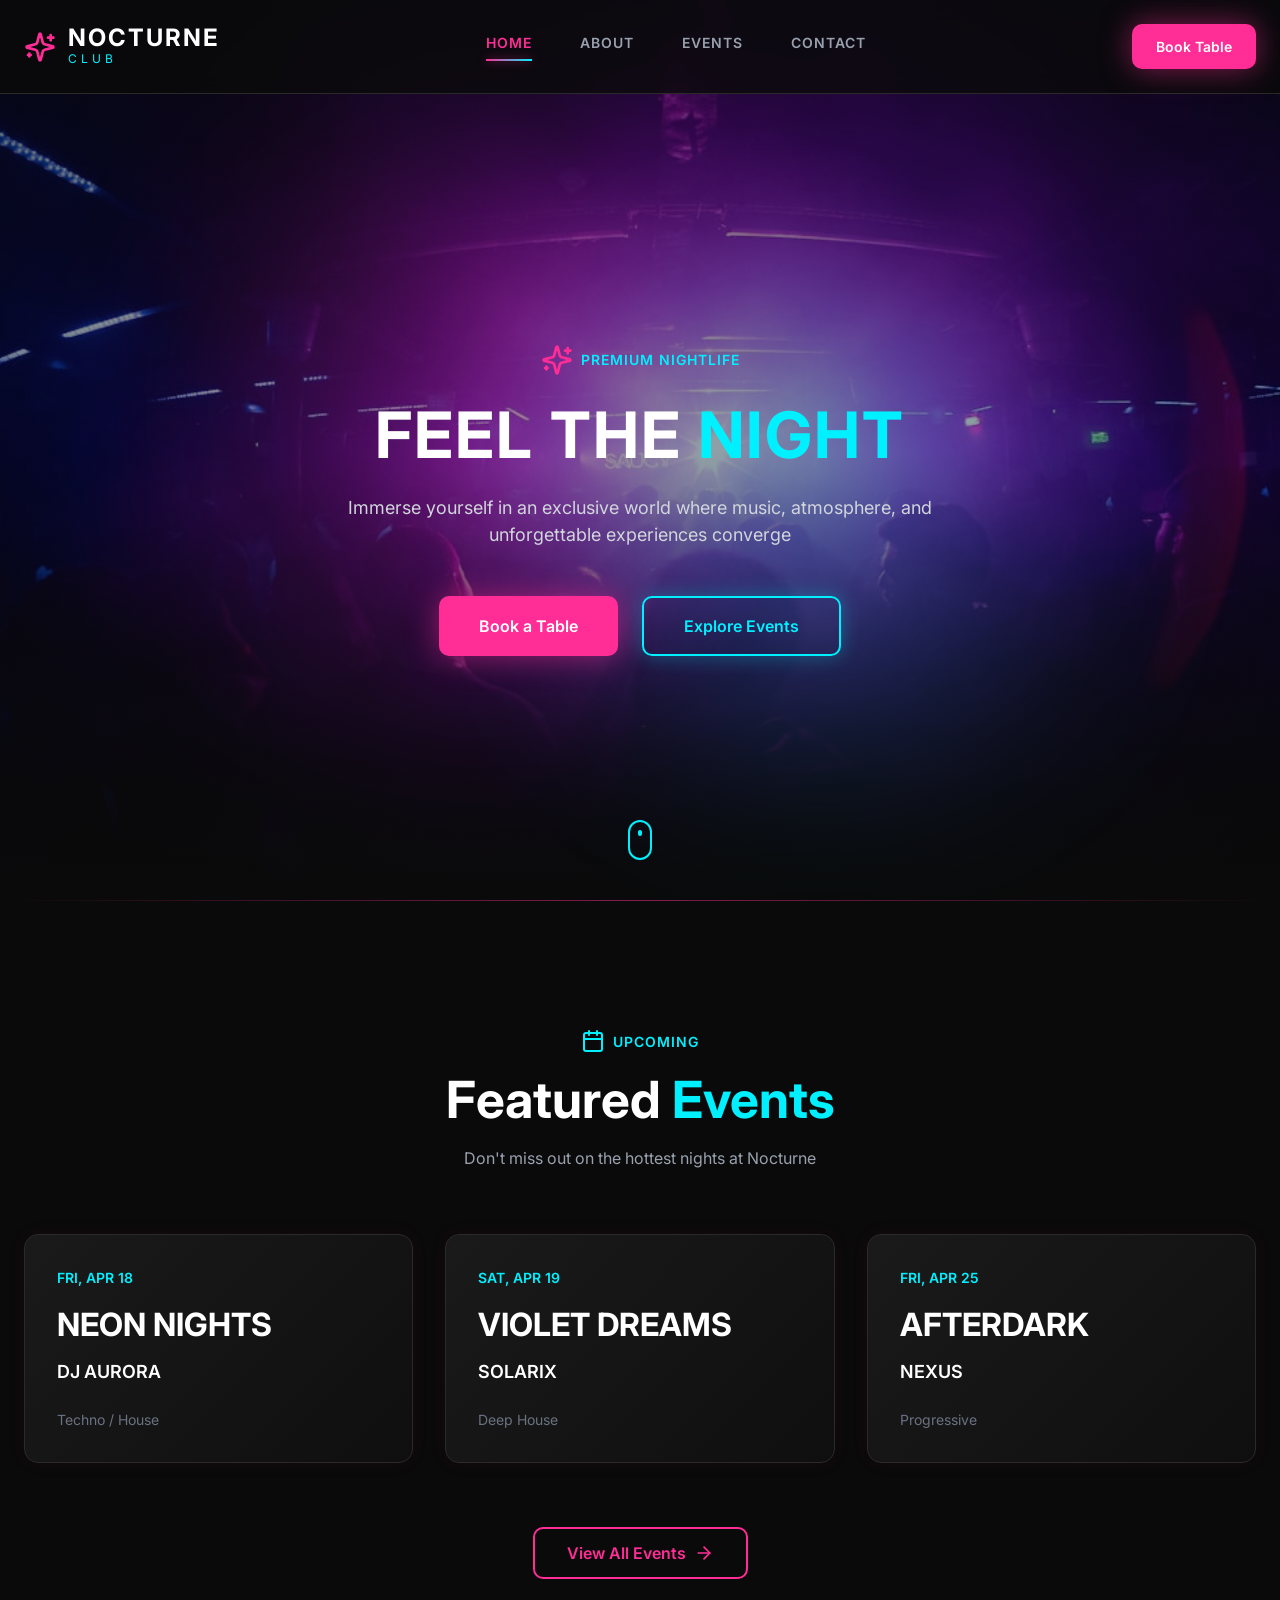
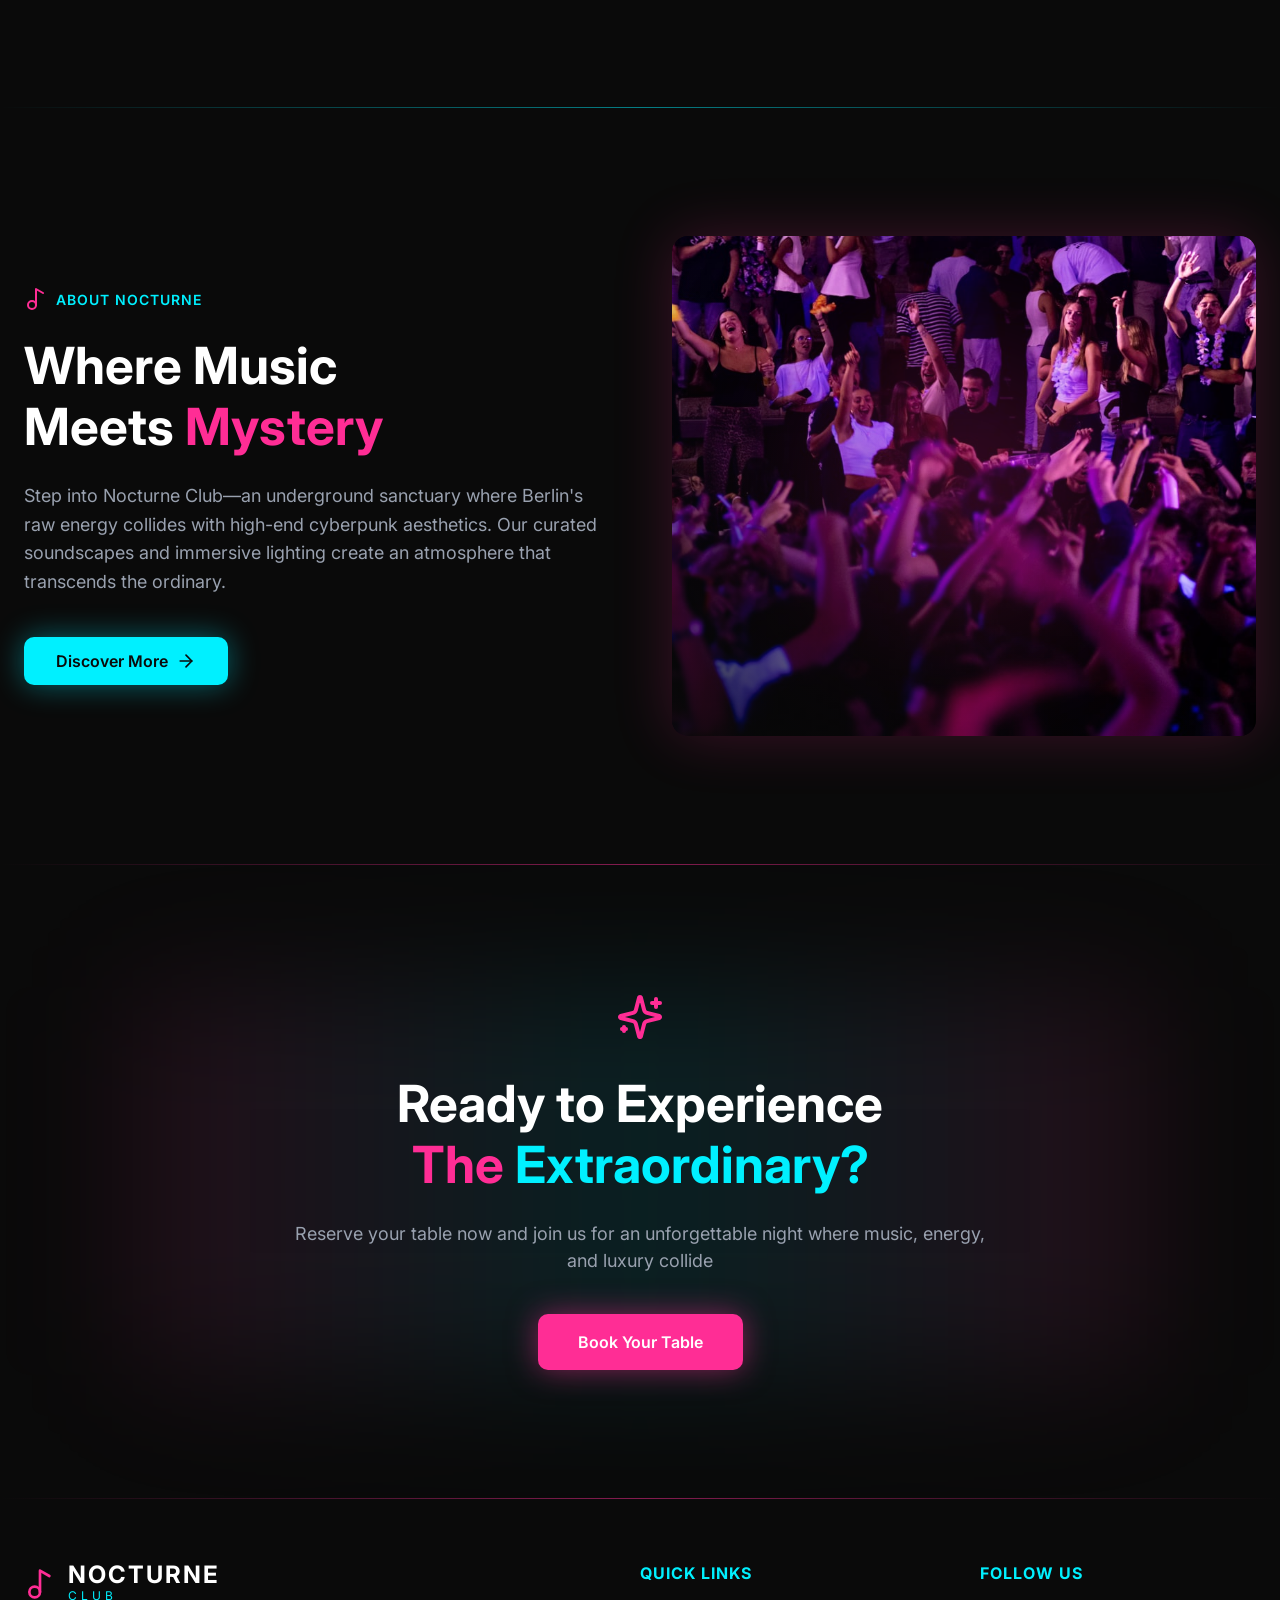
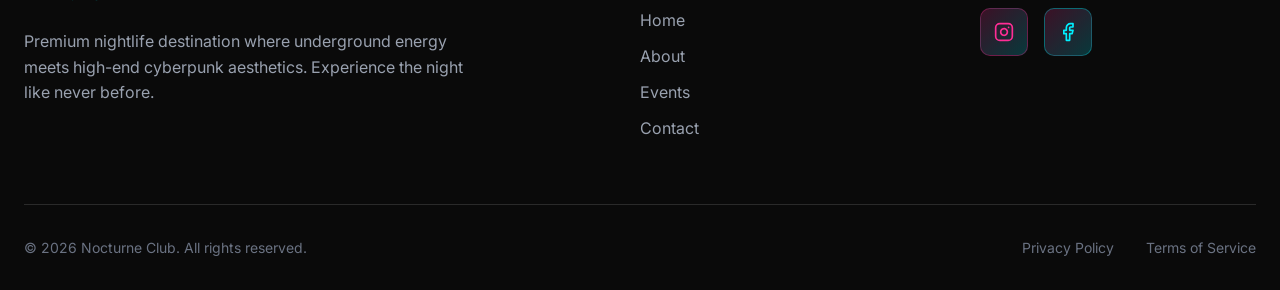
<file: index.html>
<!DOCTYPE html>
<html lang="en">
<head>
  <meta charset="UTF-8">
  <meta name="viewport" content="width=device-width, initial-scale=1.0">
  <title>Main page Nocturne</title>
  <link rel="icon" type="image/svg+xml" href="images/1_182.svg">
<link rel="preconnect" href="https://fonts.googleapis.com">
<link rel="preconnect" href="https://fonts.gstatic.com" crossorigin>
<link href="https://fonts.googleapis.com/css2?family=Inter:wght@400;600;700&display=swap" rel="stylesheet">
  <link rel="stylesheet" href="global.css">
  <style id="sections-styles">

.site-header {
  position: fixed;
  top: 0;
  left: 0;
  width: 100%;
  background-color: rgba(10, 10, 10, 0.8);
  backdrop-filter: blur(10px);
  border-bottom: 1px solid var(--border-color);
  z-index: 100;
  padding: 24px 0;
}
.header-container {
  display: flex;
  justify-content: space-between;
  align-items: center;
}
.logo {
  display: flex;
  align-items: center;
  gap: 12px;
}
.logo img {
  width: 32px;
  height: 32px;
}
.logo-text {
  display: flex;
  flex-direction: column;
}
.logo-title {
  font-size: 24px;
  font-weight: 700;
  letter-spacing: 2px;
  line-height: 1;
}
.logo-subtitle {
  font-size: 12px;
  color: var(--accent-cyan);
  letter-spacing: 4px;
  text-transform: uppercase;
}
.main-nav {
  display: flex;
  gap: 48px;
  align-items: center;
}
.nav-link {
  color: var(--text-gray);
  font-weight: 600;
  font-size: 14px;
  text-transform: uppercase;
  letter-spacing: 1px;
  position: relative;
  padding-bottom: 8px;
  transition: color 0.3s ease;
}
.nav-link:hover {
  color: var(--text-light);
}
.nav-link.active {
  color: var(--accent-pink);
}
.nav-link.active::after {
  content: '';
  position: absolute;
  bottom: 0;
  left: 0;
  width: 100%;
  height: 2px;
  background: linear-gradient(90deg, var(--accent-pink) 0%, var(--accent-cyan) 100%);
  box-shadow: 0px 0px 10px 0px rgba(255, 45, 149, 0.6);
}
.btn-sm {
  padding: 12px 24px;
  font-size: 14px;
}
@media (max-width: 992px) {
  .main-nav { display: none; }
}

.hero-wrapper {
  position: relative;
  min-height: 100vh;
  display: flex;
  align-items: center;
  justify-content: center;
  padding-top: 100px;
  overflow: hidden;
}
.hero-bg {
  position: absolute;
  inset: 0;
  z-index: -3;
}
.hero-bg img {
  width: 100%;
  height: 100%;
  object-fit: cover;
  transform: scale(1.05);
}
.hero-gradient {
  position: absolute;
  inset: 0;
  background: linear-gradient(to bottom, rgba(10,10,10,0.6) 0%, rgba(10,10,10,0.4) 50%, rgba(10,10,10,1) 100%);
  z-index: -2;
}
.hero-blur-pink {
  position: absolute;
  width: 448px;
  height: 448px;
  background: var(--accent-pink);
  filter: blur(120px);
  opacity: 0.2;
  top: 20%;
  left: 20%;
  z-index: -1;
  border-radius: 50%;
}
.hero-blur-cyan {
  position: absolute;
  width: 396px;
  height: 396px;
  background: var(--accent-cyan);
  filter: blur(120px);
  opacity: 0.2;
  bottom: 20%;
  right: 20%;
  z-index: -1;
  border-radius: 50%;
}
.hero-content {
  display: flex;
  flex-direction: column;
  align-items: center;
  text-align: center;
  gap: 24px;
  z-index: 1;
}
.hero-title {
  letter-spacing: 2px;
}
.hero-subtitle {
  color: #d1d5dc;
  font-size: 18px;
  max-width: 672px;
}
.hero-actions {
  display: flex;
  gap: 24px;
  margin-top: 24px;
}
.scroll-indicator {
  position: absolute;
  bottom: 40px;
  left: 50%;
  transform: translateX(-50%);
  width: 24px;
  height: 40px;
  border: 2px solid var(--accent-cyan);
  border-radius: 20px;
  display: flex;
  justify-content: center;
  padding-top: 8px;
}
.scroll-pill {
  width: 4px;
  height: 6px;
  background-color: var(--accent-cyan);
  border-radius: 2px;
  animation: scroll 2s infinite;
}
@keyframes scroll {
  0% { transform: translateY(0); opacity: 1; }
  100% { transform: translateY(12px); opacity: 0; }
}
@media (max-width: 768px) {
  .hero-actions { flex-direction: column; width: 100%; max-width: 300px; }
  .hero-actions .btn { width: 100%; }
}

.events-wrapper {
  padding: 128px 0;
  background-color: var(--bg-dark);
}
.section-header {
  display: flex;
  flex-direction: column;
  align-items: center;
  text-align: center;
  gap: 16px;
  margin-bottom: 64px;
}
.events-grid {
  display: grid;
  grid-template-columns: repeat(auto-fit, minmax(340px, 1fr));
  gap: 32px;
  margin-bottom: 64px;
}
.event-card {
  background: linear-gradient(135deg, #1a1a1a 0%, #0f0f0f 100%);
  border: 1px solid var(--border-color);
  border-radius: 14px;
  padding: 32px;
  display: flex;
  flex-direction: column;
  gap: 8px;
  box-shadow: 0px 0px 20px 0px rgba(255, 45, 149, 0.05);
  transition: transform 0.3s ease, box-shadow 0.3s ease;
}
.event-card:hover {
  transform: translateY(-5px);
  box-shadow: 0px 10px 30px 0px rgba(255, 45, 149, 0.15);
  border-color: rgba(255, 45, 149, 0.3);
}
.event-date {
  color: var(--accent-cyan);
  font-weight: 600;
  font-size: 14px;
  margin-bottom: 8px;
}
.event-title {
  color: var(--text-light);
  margin-bottom: 4px;
}
.event-dj {
  color: var(--text-light);
  font-weight: 600;
  font-size: 18px;
}
.event-genre {
  color: var(--text-dark-gray);
  font-size: 14px;
  margin-top: auto;
  padding-top: 16px;
}
.events-footer {
  display: flex;
  justify-content: center;
}

.about-wrapper {
  padding: 128px 0;
  background-color: var(--bg-dark);
}
.about-grid {
  display: grid;
  grid-template-columns: 1fr 1fr;
  gap: 64px;
  align-items: center;
}
.about-content {
  display: flex;
  flex-direction: column;
  align-items: flex-start;
  gap: 24px;
}
.about-content p {
  font-size: 18px;
  line-height: 1.6;
  margin-bottom: 16px;
}
.about-image-container {
  position: relative;
  width: 100%;
  height: 500px;
}
.about-image-wrapper {
  position: relative;
  width: 100%;
  height: 100%;
  border-radius: 16px;
  overflow: hidden;
  box-shadow: 0px 0px 60px 0px rgba(255, 45, 149, 0.2);
}
.about-blur {
  position: absolute;
  width: 256px;
  height: 256px;
  background: var(--accent-pink);
  filter: blur(100px);
  opacity: 0.3;
  top: 50%;
  left: 50%;
  transform: translate(-50%, -50%);
  border-radius: 50%;
  z-index: 1;
}
.about-image-wrapper img {
  width: 100%;
  height: 100%;
  object-fit: cover;
  display: block;
  position: relative;
  z-index: 0;
}
.about-image-gradient {
  position: absolute;
  inset: 0;
  background: linear-gradient(to top right, rgba(10,10,10,0.8) 0%, transparent 50%, transparent 100%);
  z-index: 2;
}
@media (max-width: 992px) {
  .about-grid { grid-template-columns: 1fr; }
  .about-image-container { height: 400px; }
}

.cta-wrapper {
  position: relative;
  padding: 128px 0;
  background-color: var(--bg-dark);
  overflow: hidden;
}
.cta-blur-bg {
  position: absolute;
  top: 50%;
  left: 50%;
  transform: translate(-50%, -50%);
  width: 1024px;
  height: 388px;
  background: linear-gradient(90deg, rgba(255,45,149,0.1) 0%, rgba(0,240,255,0.1) 50%, rgba(255,45,149,0.1) 100%);
  filter: blur(64px);
  z-index: 0;
  border-radius: 24px;
}
.cta-content {
  position: relative;
  z-index: 1;
  display: flex;
  flex-direction: column;
  align-items: center;
  text-align: center;
  gap: 24px;
}
.cta-icon {
  width: 48px;
  height: 48px;
  margin-bottom: 8px;
}
.cta-content p {
  font-size: 18px;
  margin-bottom: 16px;
}

.site-footer {
  background-color: var(--bg-dark);
  padding: 64px 0 32px;
}
.footer-top {
  display: grid;
  grid-template-columns: 2fr 1fr 1fr;
  gap: 64px;
  margin-bottom: 64px;
}
.footer-brand {
  display: flex;
  flex-direction: column;
  gap: 24px;
  max-width: 448px;
}
.footer-brand p {
  line-height: 1.6;
}
.footer-links {
  display: flex;
  flex-direction: column;
  gap: 24px;
}
.footer-links h3 {
  font-size: 16px;
  text-transform: uppercase;
  letter-spacing: 1px;
}
.footer-links nav {
  display: flex;
  flex-direction: column;
  gap: 12px;
}
.footer-links a:hover {
  color: var(--text-light);
}
.footer-social {
  display: flex;
  flex-direction: column;
  gap: 24px;
}
.footer-social h3 {
  font-size: 16px;
  text-transform: uppercase;
  letter-spacing: 1px;
}
.social-icons {
  display: flex;
  gap: 16px;
}
.social-btn {
  width: 48px;
  height: 48px;
  border-radius: 10px;
  display: flex;
  align-items: center;
  justify-content: center;
  background: linear-gradient(135deg, rgba(255,45,149,0.2) 0%, rgba(0,240,255,0.2) 100%);
  border: 1px solid rgba(255, 45, 149, 0.3);
  transition: all 0.3s ease;
}
.social-btn.cyan-border {
  border-color: rgba(0, 240, 255, 0.3);
}
.social-btn:hover {
  transform: translateY(-3px);
  background: linear-gradient(135deg, rgba(255,45,149,0.4) 0%, rgba(0,240,255,0.4) 100%);
}
.footer-bottom {
  display: flex;
  justify-content: space-between;
  align-items: center;
  padding-top: 32px;
  border-top: 1px solid var(--border-color);
}
.text-dark-gray {
  color: var(--text-dark-gray);
  font-size: 14px;
}
.legal-links {
  display: flex;
  gap: 32px;
}
.legal-links a:hover {
  color: var(--text-gray);
}
@media (max-width: 768px) {
  .footer-top { grid-template-columns: 1fr; gap: 48px; }
  .footer-bottom { flex-direction: column; gap: 16px; text-align: center; }
}
  </style>
</head>
<body>
<section id="section-header">
  <header class="site-header">
    <div class="container header-container">
      <a href="#" class="logo">
        <img src="images/1_182.svg" alt="Nocturne Logo">
        <div class="logo-text">
          <span class="logo-title">NOCTURNE</span>
          <span class="logo-subtitle">Club</span>
        </div>
      </a>
      <nav class="main-nav">
        <a href="index.html" class="nav-link active">Home</a>
        <a href="about.html" class="nav-link">About</a>
        <a href="events.html" class="nav-link">Events</a>
        <a href="#section-footer" class="nav-link">Contact</a>
      </nav>
      <a href="#section-cta" class="btn btn-primary btn-sm">Book Table</a>
    </div>
  </header>
</section>
<section id="section-hero">
  <div class="hero-wrapper">
    <div class="hero-bg">
      <img src="images/284a42069d17964adb2879179eb91c9ab4d26a9a.png" alt="Club Atmosphere">
    </div>
    <div class="hero-gradient"></div>
    <div class="hero-blur-pink"></div>
    <div class="hero-blur-cyan"></div>
    
    <div class="container hero-content">
      <div class="tag">
        <img src="images/1_17.svg" alt="Star icon">
        Premium Nightlife
      </div>
      <h1 class="hero-title">FEEL THE <span class="text-cyan">NIGHT</span></h1>
      <p class="hero-subtitle">Immerse yourself in an exclusive world where music, atmosphere, and<br>unforgettable experiences converge</p>
      <div class="hero-actions">
        <a href="#section-cta" class="btn btn-primary">Book a Table</a>
        <a href="#section-featured-events" class="btn btn-outline-cyan">Explore Events</a>
      </div>
    </div>

    <div class="scroll-indicator">
      <div class="scroll-pill"></div>
    </div>
  </div>
</section>
<section id="section-featured-events">
  <div class="section-divider"></div>
  <div class="events-wrapper">
    <div class="container">
      <div class="section-header">
        <div class="tag">
          <img src="images/1_41.svg" alt="Calendar icon">
          Upcoming
        </div>
        <h2>Featured <span class="text-cyan">Events</span></h2>
        <p class="text-gray">Don't miss out on the hottest nights at Nocturne</p>
      </div>

      <div class="events-grid">
        <div class="event-card">
          <div class="event-date">FRI, APR 18</div>
          <h3 class="event-title">NEON NIGHTS</h3>
          <div class="event-dj">DJ AURORA</div>
          <div class="event-genre">Techno / House</div>
        </div>
        <div class="event-card">
          <div class="event-date">SAT, APR 19</div>
          <h3 class="event-title">VIOLET DREAMS</h3>
          <div class="event-dj">SOLARIX</div>
          <div class="event-genre">Deep House</div>
        </div>
        <div class="event-card">
          <div class="event-date">FRI, APR 25</div>
          <h3 class="event-title">AFTERDARK</h3>
          <div class="event-dj">NEXUS</div>
          <div class="event-genre">Progressive</div>
        </div>
      </div>

      <div class="events-footer">
        <a href="#" class="btn btn-outline-pink">
          View All Events
          <img src="images/1_86.svg" alt="Arrow Right">
        </a>
      </div>
    </div>
  </div>
</section>
<section id="section-about">
  <div class="section-divider cyan"></div>
  <div class="about-wrapper">
    <div class="container about-grid">
      <div class="about-content">
        <div class="tag">
          <img src="images/1_94.svg" alt="Music icon">
          About Nocturne
        </div>
        <h2>Where Music<br>Meets <span class="text-pink">Mystery</span></h2>
        <p class="text-gray">Step into Nocturne Club—an underground sanctuary where Berlin's raw energy collides with high-end cyberpunk aesthetics. Our curated soundscapes and immersive lighting create an atmosphere that transcends the ordinary.</p>
        <a href="#" class="btn btn-cyan">
          Discover More
          <img src="images/1_105.svg" alt="Arrow Right">
        </a>
      </div>
      <div class="about-image-container">
        <div class="about-image-wrapper">
          <div class="about-blur"></div>
          <img src="images/a2bae728757edb735f38bc95a3d649c6d4775a2c.png" alt="Club crowd">
          <div class="about-image-gradient"></div>
        </div>
      </div>
    </div>
  </div>
</section>
<section id="section-cta">
  <div class="section-divider"></div>
  <div class="cta-wrapper">
    <div class="cta-blur-bg"></div>
    <div class="container cta-content">
      <img src="images/1_118.svg" alt="Star icon large" class="cta-icon">
      <h2>Ready to Experience<br><span class="text-pink">The</span> <span class="text-cyan">Extraordinary?</span></h2>
      <p class="text-gray">Reserve your table now and join us for an unforgettable night where music, energy,<br>and luxury collide</p>
      <a href="#" class="btn btn-primary">Book Your Table</a>
    </div>
  </div>
</section>
<section id="section-footer">
  <div class="section-divider"></div>
  <footer class="site-footer">
    <div class="container">
      <div class="footer-top">
        <div class="footer-brand">
          <a href="#" class="logo">
            <img src="images/1_135.svg" alt="Nocturne Logo">
            <div class="logo-text">
              <span class="logo-title">NOCTURNE</span>
              <span class="logo-subtitle">Club</span>
            </div>
          </a>
          <p class="text-gray">Premium nightlife destination where underground energy meets high-end cyberpunk aesthetics. Experience the night like never before.</p>
        </div>
        
        <div class="footer-links">
          <h3 class="text-cyan">Quick Links</h3>
          <nav>
            <a href="index.html" class="text-gray">Home</a>
            <a href="about.html" class="text-gray">About</a>
            <a href="events.html" class="text-gray">Events</a>
            <a href="#section-footer" class="text-gray">Contact</a>
          </nav>
        </div>

        <div class="footer-social">
          <h3 class="text-cyan">Follow Us</h3>
          <div class="social-icons">
            <a href="#" class="social-btn">
              <img src="images/1_162.svg" alt="Instagram">
            </a>
            <a href="#" class="social-btn cyan-border">
              <img src="images/1_167.svg" alt="Twitter">
            </a>
          </div>
        </div>
      </div>

      <div class="footer-bottom">
        <p class="text-dark-gray">© 2026 Nocturne Club. All rights reserved.</p>
        <div class="legal-links">
          <a href="#" class="text-dark-gray">Privacy Policy</a>
          <a href="#" class="text-dark-gray">Terms of Service</a>
        </div>
      </div>
    </div>
  </footer>
</section>
</body>
</html>
</file>
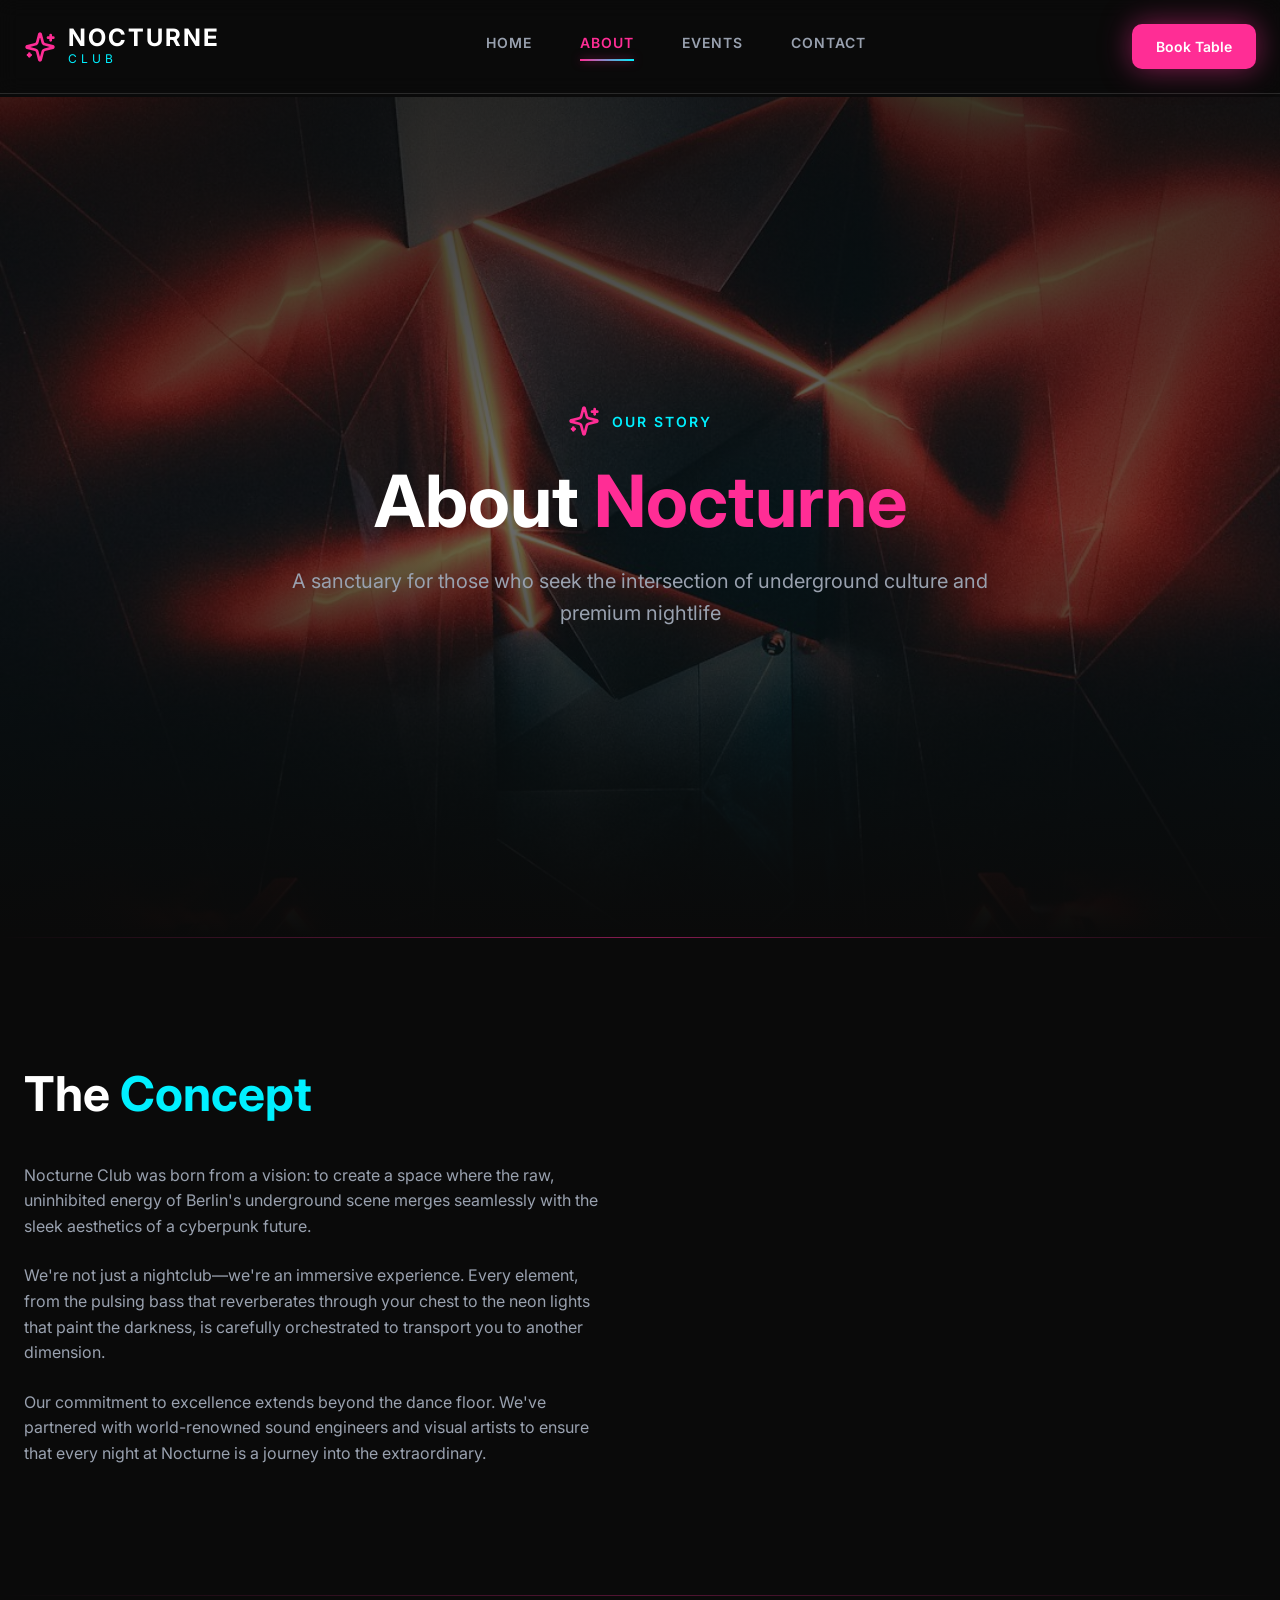
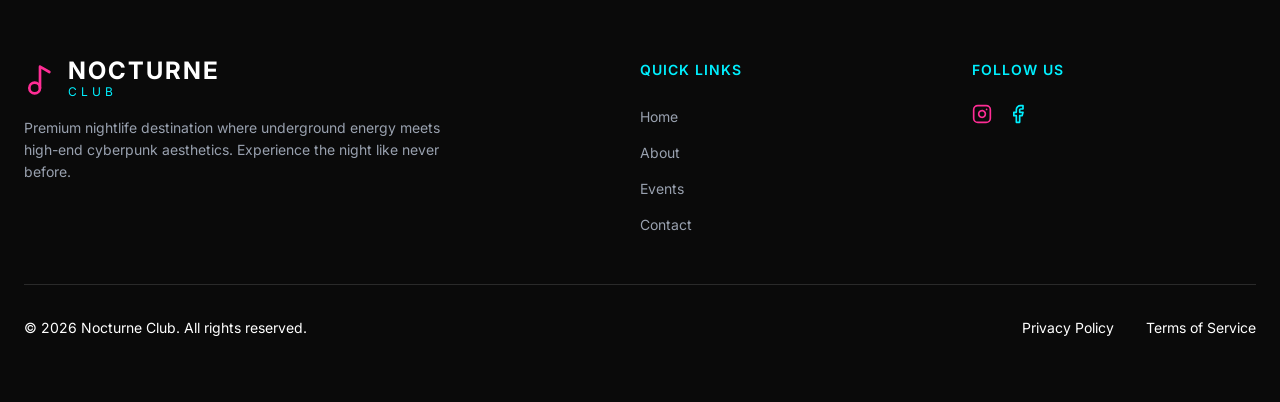
<file: about.html>
<!DOCTYPE html>
<html lang="en">
<head>
  <meta charset="UTF-8">
  <meta name="viewport" content="width=device-width, initial-scale=1.0">
  <title>About page Nocturne</title>
  <link rel="icon" type="image/svg+xml" href="images/1_182.svg">
<link rel="preconnect" href="https://fonts.googleapis.com">
<link rel="preconnect" href="https://fonts.gstatic.com" crossorigin>
<link href="https://fonts.googleapis.com/css2?family=Inter:wght@400;500;600;700&display=swap" rel="stylesheet">
  <link rel="stylesheet" href="global.css">
  <style id="sections-styles">

.site-header {
  position: fixed;
  top: 0;
  left: 0;
  width: 100%;
  background-color: rgba(10, 10, 10, 0.8);
  backdrop-filter: blur(10px);
  border-bottom: 1px solid var(--border-color);
  z-index: 100;
  padding: 24px 0;
}
.header-container {
  display: flex;
  justify-content: space-between;
  align-items: center;
}
.logo {
  display: flex;
  align-items: center;
  gap: 12px;
}
.logo img {
  width: 32px;
  height: 32px;
}
.logo-text {
  display: flex;
  flex-direction: column;
}
.logo-title {
  font-size: 24px;
  font-weight: 700;
  letter-spacing: 2px;
  line-height: 1;
}
.logo-subtitle {
  font-size: 12px;
  color: var(--accent-cyan);
  letter-spacing: 4px;
  text-transform: uppercase;
}
.main-nav {
  display: flex;
  gap: 48px;
  align-items: center;
}
.nav-link {
  color: var(--text-gray);
  font-weight: 600;
  font-size: 14px;
  text-transform: uppercase;
  letter-spacing: 1px;
  position: relative;
  padding-bottom: 8px;
  transition: color 0.3s ease;
}
.nav-link:hover {
  color: var(--text-light);
}
.nav-link.active {
  color: var(--accent-pink);
}
.nav-link.active::after {
  content: '';
  position: absolute;
  bottom: 0;
  left: 0;
  width: 100%;
  height: 2px;
  background: linear-gradient(90deg, var(--accent-pink) 0%, var(--accent-cyan) 100%);
  box-shadow: 0px 0px 10px 0px rgba(255, 45, 149, 0.6);
}
.btn-sm {
  padding: 12px 24px;
  font-size: 14px;
}
@media (max-width: 992px) {
  .main-nav { display: none; }
}

.hero-section {
  position: relative;
  height: 840px;
  display: flex;
  align-items: center;
  justify-content: center;
  margin-top: 97px; 
  overflow: hidden;
}

.hero-background {
  position: absolute;
  top: 0;
  left: 0;
  width: 100%;
  height: 100%;
  z-index: 1;
}

.hero-image {
  width: 100%;
  height: 100%;
  object-fit: cover;
  object-position: center;
}

.hero-overlay {
  position: absolute;
  top: 0;
  left: 0;
  width: 100%;
  height: 100%;
  background: linear-gradient(180deg, rgba(10,10,10,0.8) 0%, rgba(10,10,10,0.6) 50%, rgba(10,10,10,1) 100%);
}

.hero-content {
  position: relative;
  z-index: 2;
  display: flex;
  flex-direction: column;
  align-items: center;
  text-align: center;
  max-width: 832px;
}

.hero-tag {
  display: flex;
  align-items: center;
  gap: 12px;
  margin-bottom: 24px;
}

.tag-icon {
  width: 32px;
  height: 32px;
}

.text-uppercase {
  text-transform: uppercase;
}

.tracking-wide {
  letter-spacing: 2px;
  font-size: 14px;
  font-weight: 600;
}

.hero-title {
  font-size: 72px;
  font-weight: 700;
  margin-bottom: 24px;
  line-height: 1.1;
}

.hero-description {
  font-size: 20px;
  max-width: 747px;
  line-height: 1.6;
}

@media (max-width: 768px) {
  .hero-title {
    font-size: 48px;
  }
  .hero-description {
    font-size: 16px;
  }
  .hero-section {
    height: 600px;
  }
}

.concept-section {
  background-color: #0a0a0a;
  padding: 128px 0;
  position: relative;
}

.concept-divider {
  position: absolute;
  top: 0;
  left: 0;
  width: 100%;
  height: 1px;
  background: linear-gradient(90deg, rgba(255,45,149,0) 0%, rgba(255,45,149,0.5) 50%, rgba(255,45,149,0) 100%);
}

.concept-container {
  display: flex;
  flex-direction: column;
  gap: 128px;
}

.concept-grid {
  display: grid;
  grid-template-columns: 1fr 1fr;
  gap: 80px;
  align-items: center;
}

.section-title {
  font-size: 48px;
  font-weight: 700;
  margin-bottom: 40px;
}

.concept-paragraphs {
  display: flex;
  flex-direction: column;
  gap: 24px;
}

.concept-paragraphs p {
  font-size: 16px;
  line-height: 1.6;
}

.concept-image-wrapper {
  position: relative;
  width: 100%;
  height: 500px;
}

.image-blur-bg {
  position: absolute;
  top: -24px;
  left: -24px;
  width: 192px;
  height: 192px;
  background-color: #00f0ff;
  border-radius: 50%;
  filter: blur(100px);
  opacity: 0.2;
  z-index: 1;
}

.image-container {
  position: relative;
  width: 100%;
  height: 100%;
  border-radius: 16px;
  overflow: hidden;
  box-shadow: 0px 0px 60px 0px rgba(0, 240, 255, 0.3);
  z-index: 2;
}

.concept-image {
  width: 100%;
  height: 100%;
  object-fit: cover;
}

.features-grid {
  display: grid;
  grid-template-columns: repeat(4, 1fr);
  gap: 32px;
}

.feature-card {
  background: linear-gradient(135deg, #1a1a1a 0%, #0f0f0f 100%);
  border: 1px solid #2a2a2a;
  border-radius: 14px;
  padding: 32px;
  display: flex;
  flex-direction: column;
  gap: 12px;
  transition: transform 0.3s ease, border-color 0.3s ease;
}

.feature-card:hover {
  transform: translateY(-5px);
  border-color: rgba(0, 240, 255, 0.3);
}

.feature-icon-wrapper {
  width: 56px;
  height: 56px;
  border-radius: 10px;
  border: 1px solid rgba(255, 45, 149, 0.3);
  background: linear-gradient(135deg, rgba(255, 45, 149, 0.2) 0%, rgba(0, 240, 255, 0.2) 100%);
  display: flex;
  align-items: center;
  justify-content: center;
  margin-bottom: 12px;
}

.feature-icon {
  width: 28px;
  height: 28px;
}

.feature-title {
  font-size: 20px;
  font-weight: 600;
  color: #ffffff;
}

.feature-desc {
  font-size: 14px;
  line-height: 1.5;
}

@media (max-width: 1024px) {
  .concept-grid {
    grid-template-columns: 1fr;
  }
  .features-grid {
    grid-template-columns: repeat(2, 1fr);
  }
}

@media (max-width: 640px) {
  .features-grid {
    grid-template-columns: 1fr;
  }
  .concept-image-wrapper {
    height: 300px;
  }
  .section-title {
    font-size: 36px;
  }
}

.site-footer {
  background-color: #0a0a0a;
  position: relative;
  padding: 64px 0;
}

.footer-divider {
  position: absolute;
  top: 0;
  left: 0;
  width: 100%;
  height: 1px;
  background: linear-gradient(90deg, rgba(255,45,149,0) 0%, rgba(255,45,149,0.3) 50%, rgba(255,45,149,0) 100%);
}

.footer-container {
  display: flex;
  flex-direction: column;
  gap: 48px;
}

.footer-top {
  display: grid;
  grid-template-columns: 2fr 1fr 1fr;
  gap: 48px;
}

.footer-brand {
  display: flex;
  flex-direction: column;
  gap: 16px;
  max-width: 448px;
}

.footer-desc {
  font-size: 14px;
  line-height: 1.6;
}

.footer-heading {
  font-size: 14px;
  font-weight: 600;
  text-transform: uppercase;
  letter-spacing: 1px;
  margin-bottom: 24px;
}

.footer-links {
  display: flex;
  flex-direction: column;
  gap: 12px;
}

.footer-links a {
  font-size: 14px;
  transition: color 0.3s ease;
}

.hover-white:hover {
  color: #ffffff;
}

.social-icons {
  display: flex;
  gap: 16px;
}

.social-icon {
  width: 20px;
  height: 20px;
}

.footer-bottom {
  display: flex;
  justify-content: space-between;
  align-items: center;
  padding-top: 32px;
  border-top: 1px solid #2a2a2a;
}

.copyright {
  font-size: 14px;
}

.legal-links {
  display: flex;
  gap: 32px;
}

.legal-links a {
  font-size: 14px;
  transition: color 0.3s ease;
}

@media (max-width: 768px) {
  .footer-top {
    grid-template-columns: 1fr;
    gap: 40px;
  }
  .footer-bottom {
    flex-direction: column;
    gap: 16px;
    text-align: center;
  }
}
  </style>
</head>
<body>
<section id="section-header">
  <header class="site-header">
    <div class="container header-container">
      <a href="#" class="logo">
        <img src="images/1_182.svg" alt="Nocturne Logo">
        <div class="logo-text">
          <span class="logo-title">NOCTURNE</span>
          <span class="logo-subtitle">Club</span>
        </div>
      </a>
      <nav class="main-nav">
        <a href="index.html" class="nav-link">Home</a>
        <a href="about.html" class="nav-link active">About</a>
        <a href="events.html" class="nav-link">Events</a>
        <a href="#section-footer" class="nav-link">Contact</a>
      </nav>
      <a href="#section-cta" class="btn btn-primary btn-sm">Book Table</a>
    </div>
  </header>
</section>
<section class="hero-section">
  <div class="hero-background">
    <img src="images/bbdc8041f9d6adc08730ce2d7256a398060b6e2b.png" alt="Club Interior" class="hero-image">
    <div class="hero-overlay"></div>
  </div>
  
  <div class="container hero-content">
    <div class="hero-tag">
      <img src="images/1_219.svg" alt="Star Icon" class="tag-icon">
      <span class="text-cyan text-uppercase tracking-wide">Our Story</span>
    </div>
    
    <h1 class="hero-title">About <span class="text-pink">Nocturne</span></h1>
    
    <p class="hero-description text-gray">
      A sanctuary for those who seek the intersection of underground culture and premium nightlife
    </p>
  </div>
</section>
<section class="concept-section">
  <div class="concept-divider"></div>
  
  <div class="container concept-container">
    <div class="concept-grid">
      <div class="concept-text-content">
        <h2 class="section-title">The <span class="text-cyan">Concept</span></h2>
        
        <div class="concept-paragraphs">
          <p class="text-gray">
            Nocturne Club was born from a vision: to create a space where the raw, uninhibited energy of Berlin's underground scene merges seamlessly with the sleek aesthetics of a cyberpunk future.
          </p>
          
          <p class="text-gray">
            We're not just a nightclub—we're an immersive experience. Every element, from the pulsing bass that reverberates through your chest to the neon lights that paint the darkness, is carefully orchestrated to transport you to another dimension.
          </p>
          
          <p class="text-gray">
            Our commitment to excellence extends beyond the dance floor. We've partnered with world-renowned sound engineers and visual artists to ensure that every night at Nocturne is a journey into the extraordinary.
          </p>
        </div>
      </div>
      
    </div>
    
  </div>
</section>
<footer class="site-footer">
  <div class="footer-divider"></div>
  
  <div class="container footer-container">
    <div class="footer-top">
      <div class="footer-brand">
        <a href="#" class="logo">
          <img src="images/1_358.svg" alt="Nocturne Logo Icon" class="logo-icon">
          <div class="logo-text">
            <span class="logo-title">NOCTURNE</span>
            <span class="logo-subtitle text-cyan">Club</span>
          </div>
        </a>
        <p class="footer-desc text-gray">
          Premium nightlife destination where underground energy meets high-end cyberpunk aesthetics. Experience the night like never before.
        </p>
      </div>
      
      <div class="footer-links-group">
        <h4 class="footer-heading text-cyan">Quick Links</h4>
        <ul class="footer-links">
          <li><a href="index.html" class="text-gray hover-white">Home</a></li>
          <li><a href="about.html" class="text-gray hover-white">About</a></li>
          <li><a href="events.html" class="text-gray hover-white">Events</a></li>
          <li><a href="#" class="text-gray hover-white">Contact</a></li>
        </ul>
      </div>
      
      <div class="footer-social">
        <h4 class="footer-heading text-cyan">Follow Us</h4>
        <div class="social-icons">
          <a href="#" class="btn-icon btn-icon-pink">
            <img src="images/1_385.svg" alt="Instagram" class="social-icon">
          </a>
          <a href="#" class="btn-icon btn-icon-cyan">
            <img src="images/1_390.svg" alt="Twitter/X" class="social-icon">
          </a>
        </div>
      </div>
    </div>
    
    <div class="footer-bottom">
      <p class="copyright text-dark-gray">© 2026 Nocturne Club. All rights reserved.</p>
      <div class="legal-links">
        <a href="#" class="text-dark-gray hover-white">Privacy Policy</a>
        <a href="#" class="text-dark-gray hover-white">Terms of Service</a>
      </div>
    </div>
  </div>
</footer>
</body>
</html>
</file>
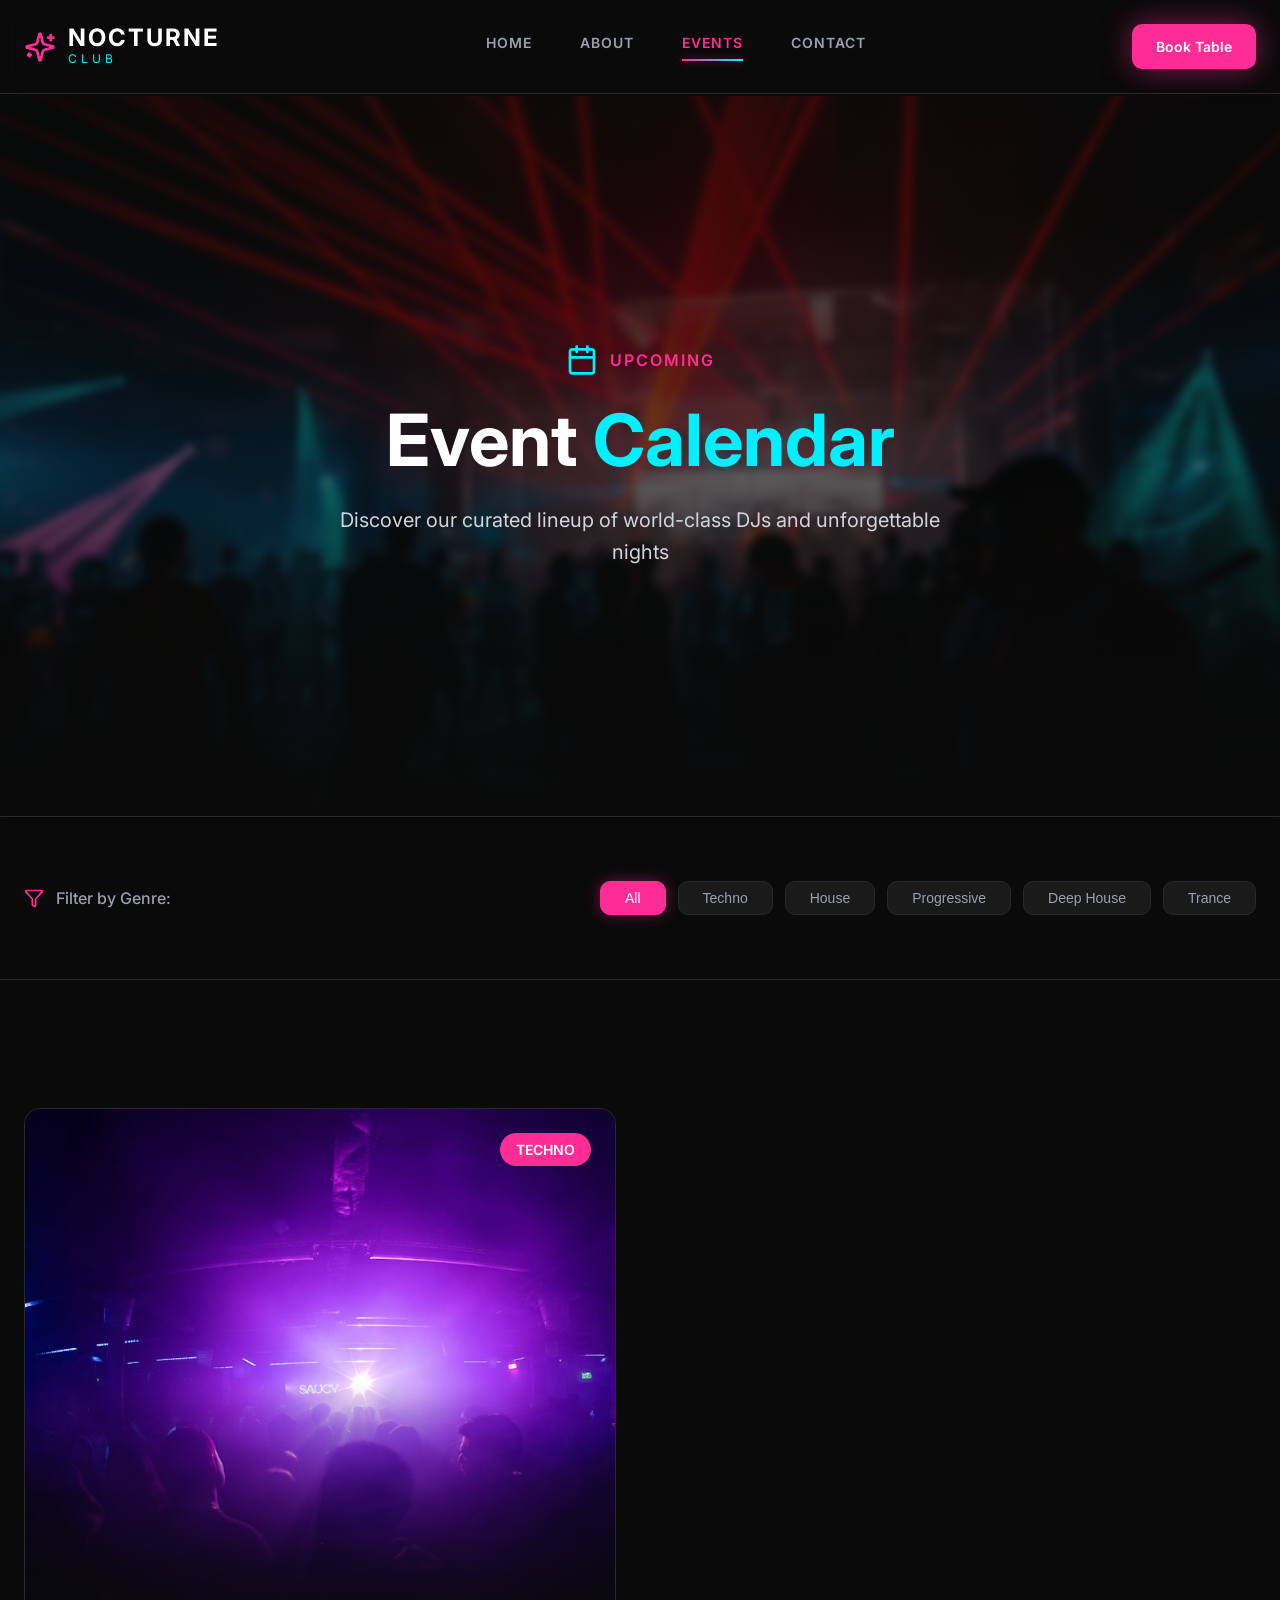
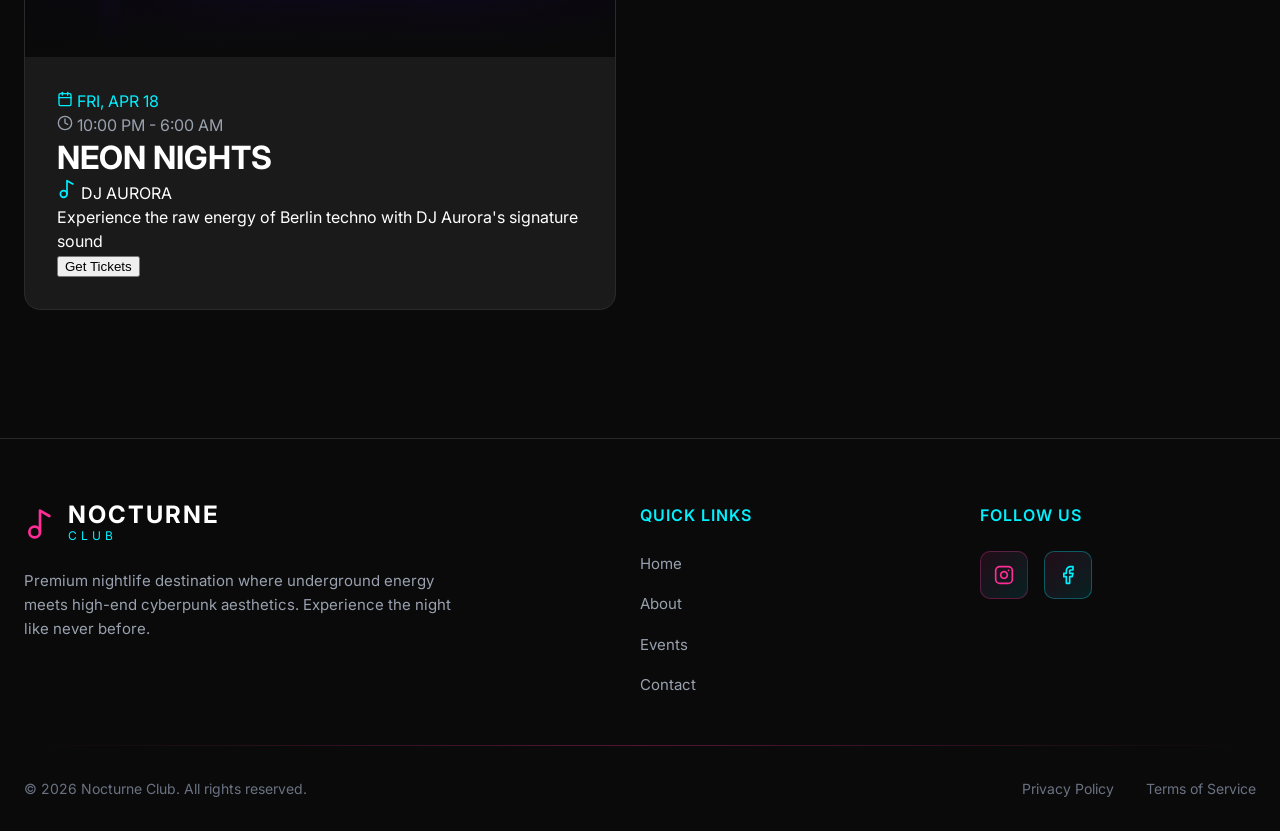
<file: events.html>
<!DOCTYPE html>
<html lang="en">
<head>
  <meta charset="UTF-8">
  <meta name="viewport" content="width=device-width, initial-scale=1.0">
  <title>Events page Nocturne</title>
  <link rel="icon" type="image/svg+xml" href="images/1_182.svg">
<link rel="preconnect" href="https://fonts.googleapis.com">
<link rel="preconnect" href="https://fonts.gstatic.com" crossorigin>
<link href="https://fonts.googleapis.com/css2?family=Inter:wght@400;500;600;700&display=swap" rel="stylesheet">
  <link rel="stylesheet" href="global.css">
  <style id="sections-styles">

.site-header {
  position: fixed;
  top: 0;
  left: 0;
  width: 100%;
  background-color: rgba(10, 10, 10, 0.8);
  backdrop-filter: blur(10px);
  border-bottom: 1px solid var(--border-color);
  z-index: 100;
  padding: 24px 0;
}
.header-container {
  display: flex;
  justify-content: space-between;
  align-items: center;
}
.logo {
  display: flex;
  align-items: center;
  gap: 12px;
}
.logo img {
  width: 32px;
  height: 32px;
}
.logo-text {
  display: flex;
  flex-direction: column;
}
.logo-title {
  font-size: 24px;
  font-weight: 700;
  letter-spacing: 2px;
  line-height: 1;
}
.logo-subtitle {
  font-size: 12px;
  color: var(--accent-cyan);
  letter-spacing: 4px;
  text-transform: uppercase;
}
.main-nav {
  display: flex;
  gap: 48px;
  align-items: center;
}
.nav-link {
  color: var(--text-gray);
  font-weight: 600;
  font-size: 14px;
  text-transform: uppercase;
  letter-spacing: 1px;
  position: relative;
  padding-bottom: 8px;
  transition: color 0.3s ease;
}
.nav-link:hover {
  color: var(--text-light);
}
.nav-link.active {
  color: var(--accent-pink);
}
.nav-link.active::after {
  content: '';
  position: absolute;
  bottom: 0;
  left: 0;
  width: 100%;
  height: 2px;
  background: linear-gradient(90deg, var(--accent-pink) 0%, var(--accent-cyan) 100%);
  box-shadow: 0px 0px 10px 0px rgba(255, 45, 149, 0.6);
}
.btn-sm {
  padding: 12px 24px;
  font-size: 14px;
}
@media (max-width: 992px) {
  .main-nav { display: none; }
}

.hero-section {
  position: relative;
  height: 720px;
  display: flex;
  align-items: center;
  justify-content: center;
  overflow: hidden;
  margin-top: 96px; 
}

.hero-bg {
  position: absolute;
  top: 0;
  left: 0;
  width: 100%;
  height: 100%;
  z-index: 1;
}

.hero-image {
  width: 100%;
  height: 100%;
  object-fit: cover;
  filter: blur(4px);
  transform: scale(1.05); 
}

.hero-overlay {
  position: absolute;
  top: 0;
  left: 0;
  width: 100%;
  height: 100%;
  background: linear-gradient(to bottom, rgba(10,10,10,0.8) 0%, rgba(10,10,10,0.6) 50%, rgba(10,10,10,1) 100%);
}

.hero-content {
  position: relative;
  z-index: 2;
  display: flex;
  flex-direction: column;
  align-items: center;
  text-align: center;
  max-width: 800px;
}

.hero-badge {
  display: flex;
  align-items: center;
  gap: 12px;
  margin-bottom: 24px;
  font-weight: 600;
  font-size: 16px;
  text-transform: uppercase;
  letter-spacing: 2px;
}

.hero-title {
  font-size: 72px;
  font-weight: 700;
  margin-bottom: 24px;
  line-height: 1.1;
}

.hero-subtitle {
  font-size: 20px;
  color: #d1d5dc;
  max-width: 600px;
  line-height: 1.6;
}

@media (max-width: 768px) {
  .hero-title {
    font-size: 48px;
  }
  .hero-subtitle {
    font-size: 16px;
  }
}

.filters-section {
  background-color: rgba(10, 10, 10, 0.9);
  border-top: 1px solid var(--border-color);
  border-bottom: 1px solid var(--border-color);
  padding: 64px 0;
  backdrop-filter: blur(4px);
}

.filters-container {
  display: flex;
  justify-content: space-between;
  align-items: center;
  flex-wrap: wrap;
  gap: 32px;
}

.filters-label {
  display: flex;
  align-items: center;
  gap: 12px;
  font-size: 16px;
  font-weight: 500;
}

.filters-list {
  display: flex;
  gap: 12px;
  flex-wrap: wrap;
}

.filter-btn {
  background-color: #1a1a1a;
  border: 1px solid var(--border-color);
  color: var(--text-gray);
  padding: 8px 24px;
  border-radius: 10px;
  font-size: 14px;
  font-weight: 500;
  transition: all 0.3s ease;
}

.filter-btn:hover {
  background-color: #2a2a2a;
  color: var(--text-white);
}

.filter-btn.active {
  background-color: var(--accent-pink);
  border-color: var(--accent-pink);
  color: var(--text-white);
  box-shadow: 0px 0px 15px 0px rgba(255, 45, 149, 0.4);
}

@media (max-width: 992px) {
  .filters-container {
    flex-direction: column;
    align-items: flex-start;
  }
}

.events-section {
  padding: 128px 0;
  background-color: var(--bg-dark);
}

.events-grid {
  display: grid;
  grid-template-columns: repeat(auto-fill, minmax(500px, 1fr));
  gap: 48px;
}

@media (max-width: 768px) {
  .events-grid {
    grid-template-columns: 1fr;
  }
  .events-section {
    padding: 64px 0;
  }
}

.site-footer {
  background-color: var(--bg-dark);
  border-top: 1px solid var(--border-color);
  padding: 64px 0 32px 0;
}

.footer-top {
  display: grid;
  grid-template-columns: 2fr 1fr 1fr;
  gap: 64px;
  margin-bottom: 48px;
}

.footer-brand {
  display: flex;
  flex-direction: column;
  gap: 24px;
  max-width: 450px;
}

.footer-desc {
  color: var(--text-gray);
  font-size: 15px;
  line-height: 1.6;
}

.footer-heading {
  color: var(--accent-cyan);
  font-size: 16px;
  font-weight: 600;
  text-transform: uppercase;
  letter-spacing: 1px;
  margin-bottom: 24px;
}

.footer-links {
  display: flex;
  flex-direction: column;
  gap: 16px;
}

.footer-links a {
  color: var(--text-gray);
  font-size: 15px;
  transition: color 0.3s ease;
}

.footer-links a:hover {
  color: var(--text-white);
}

.social-icons {
  display: flex;
  gap: 16px;
}

.social-btn {
  display: flex;
  align-items: center;
  justify-content: center;
  width: 48px;
  height: 48px;
  border-radius: 10px;
  background: linear-gradient(135deg, rgba(255, 45, 149, 0.1) 0%, rgba(0, 240, 255, 0.1) 100%);
  border: 1px solid rgba(255, 45, 149, 0.3);
  transition: all 0.3s ease;
}

.social-btn:hover {
  background: linear-gradient(135deg, rgba(255, 45, 149, 0.2) 0%, rgba(0, 240, 255, 0.2) 100%);
  transform: translateY(-2px);
}

.social-btn-cyan {
  border-color: rgba(0, 240, 255, 0.3);
}

.footer-divider {
  height: 1px;
  width: 100%;
  background: linear-gradient(to right, transparent 0%, rgba(255, 45, 149, 0.3) 50%, transparent 100%);
  margin-bottom: 32px;
}

.footer-bottom {
  display: flex;
  justify-content: space-between;
  align-items: center;
  color: var(--text-dark-gray);
  font-size: 14px;
  flex-wrap: wrap;
  gap: 16px;
}

.legal-links {
  display: flex;
  gap: 32px;
}

.legal-links a:hover {
  color: var(--text-gray);
}

@media (max-width: 992px) {
  .footer-top {
    grid-template-columns: 1fr;
    gap: 48px;
  }
  .footer-bottom {
    flex-direction: column;
    text-align: center;
  }
}

.event-card {
  background-color: #1a1a1a; 
  border: 1px solid var(--border-color, #333);
  border-radius: 16px;
  overflow: hidden;
}

.event-card-image-wrapper {
  position: relative;
  width: 100%;
  height: 548px; 
  overflow: hidden;
}

.event-card-image {
  width: 100%;
  height: 100%;
  object-fit: cover; 
  display: block;
}

.event-card-image-overlay {
  position: absolute;
  top: 0;
  left: 0;
  width: 100%;
  height: 100%;
  background: linear-gradient(to top, rgba(10,10,10,1) 0%, transparent 50%);
}

.event-badge {
  position: absolute;
  top: 24px;
  right: 24px;
  background-color: var(--accent-pink, #ff2d95);
  color: white;
  padding: 6px 16px;
  border-radius: 20px;
  font-size: 14px;
  font-weight: 600;
  text-transform: uppercase;
  z-index: 2;
}

.event-card-content {
  padding: 32px;
}
  </style>
</head>
<body>
<section id="section-header">
  <header class="site-header">
    <div class="container header-container">
      <a href="#" class="logo">
        <img src="images/1_182.svg" alt="Nocturne Logo">
        <div class="logo-text">
          <span class="logo-title">NOCTURNE</span>
          <span class="logo-subtitle">Club</span>
        </div>
      </a>
      <nav class="main-nav">
        <a href="index.html" class="nav-link">Home</a>
        <a href="about.html" class="nav-link">About</a>
        <a href="events.html" class="nav-link active">Events</a>
        <a href="#section-footer" class="nav-link">Contact</a>
      </nav>
      <a href="#section-cta" class="btn btn-primary btn-sm">Book Table</a>
    </div>
  </header>
</section>
<section id="section-hero">
  <div class="hero-section">
    <div class="hero-bg">
      <img src="images/3793f49322c29cd4ff954ef8a2a09b5fa60efc69.png" alt="Club Crowd Background" class="hero-image">
      <div class="hero-overlay"></div>
    </div>
    
    <div class="container hero-content">
      <div class="hero-badge">
        <img src="images/1_441.svg" alt="Calendar Icon" width="32" height="32">
        <span class="text-pink">Upcoming</span>
      </div>
      
      <h1 class="hero-title">Event <span class="text-cyan">Calendar</span></h1>
      
      <p class="hero-subtitle">Discover our curated lineup of world-class DJs and unforgettable nights</p>
    </div>
  </div>
</section>
<section id="section-filters">
  <div class="filters-section">
    <div class="container filters-container">
      <div class="filters-label">
        <img src="images/1_683.svg" alt="Filter Icon" width="20" height="20">
        <span class="text-gray">Filter by Genre:</span>
      </div>
      
      <div class="filters-list">
        <button class="filter-btn active">All</button>
        <button class="filter-btn">Techno</button>
        <button class="filter-btn">House</button>
        <button class="filter-btn">Progressive</button>
        <button class="filter-btn">Deep House</button>
        <button class="filter-btn">Trance</button>
      </div>
    </div>
  </div>
</section>
<section id="section-events">
  <div class="events-section">
    <div class="container events-grid">
      <article class="event-card">
        <div class="event-card-image-wrapper">
          <img src="images/284a42069d17964adb2879179eb91c9ab4d26a9a.png" alt="Neon Nights Event" class="event-card-image">
          <div class="event-card-image-overlay"></div>
          <div class="event-badge">Techno</div>
        </div>
        <div class="event-card-content">
          <div class="event-meta">
            <div class="event-meta-item">
              <img src="images/1_463.svg" alt="Date" width="16" height="16">
              <span class="text-cyan">FRI, APR 18</span>
            </div>
            <div class="event-meta-item">
              <img src="images/1_471.svg" alt="Time" width="16" height="16">
              <span class="text-gray">10:00 PM - 6:00 AM</span>
            </div>
          </div>
          <h3 class="event-title">NEON NIGHTS</h3>
          <div class="event-dj">
            <img src="images/1_479.svg" alt="DJ" width="20" height="20">
            <span>DJ AURORA</span>
          </div>
          <p class="event-desc">Experience the raw energy of Berlin techno with DJ Aurora's signature sound</p>
          <button class="btn-gradient">Get Tickets</button>
        </div>
      </article>

    </div>
  </div>
</section>
<section id="section-footer">
  <footer class="site-footer">
    <div class="container footer-container">
      <div class="footer-top">
        <div class="footer-brand">
          <a href="#" class="logo">
            <img src="images/1_705.svg" alt="Nocturne Logo" width="32" height="32">
            <div class="logo-text">
              <span class="logo-title">NOCTURNE</span>
              <span class="logo-subtitle">Club</span>
            </div>
          </a>
          <p class="footer-desc">Premium nightlife destination where underground energy meets high-end cyberpunk aesthetics. Experience the night like never before.</p>
        </div>
        
        <div class="footer-links-group">
          <h4 class="footer-heading">Quick Links</h4>
          <ul class="footer-links">
            <li><a href="index.html">Home</a></li>
            <li><a href="about.html">About</a></li>
            <li><a href="events.html">Events</a></li>
            <li><a href="#">Contact</a></li>
          </ul>
        </div>
        
        <div class="footer-social-group">
          <h4 class="footer-heading">Follow Us</h4>
          <div class="social-icons">
            <a href="#" class="social-btn">
              <img src="images/1_732.svg" alt="Instagram" width="20" height="20">
            </a>
            <a href="#" class="social-btn social-btn-cyan">
              <img src="images/1_737.svg" alt="Twitter" width="20" height="20">
            </a>
          </div>
        </div>
      </div>
      
      <div class="footer-divider"></div>
      
      <div class="footer-bottom">
        <p class="copyright">© 2026 Nocturne Club. All rights reserved.</p>
        <div class="legal-links">
          <a href="#">Privacy Policy</a>
          <a href="#">Terms of Service</a>
        </div>
      </div>
    </div>
  </footer>
</section>
</body>
</html>
</file>
<file: global.css>
:root {
  --bg-dark: #0a0a0a;
  --text-light: #ffffff;
  --text-gray: #99a1af;
  --text-dark-gray: #6a7282;
  --accent-pink: #ff2d95;
  --accent-cyan: #00f0ff;
  --border-color: #2a2a2a;
  --font-main: 'Inter', sans-serif;
}

body {
  font-family: var(--font-main);
  background-color: var(--bg-dark);
  color: var(--text-light);
  margin: 0;
  padding: 0;
  line-height: 1.5;
  -webkit-font-smoothing: antialiased;
  -moz-osx-font-smoothing: grayscale;
}

* {
  box-sizing: border-box;
}

a {
  text-decoration: none;
  color: inherit;
}

ul {
  list-style: none;
  padding: 0;
  margin: 0;
}

.container {
  width: 100%;
  max-width: 1280px;
  margin: 0 auto;
  padding: 0 24px;
}

.text-cyan { color: var(--accent-cyan); }
.text-pink { color: var(--accent-pink); }
.text-gray { color: var(--text-gray); }

.section-divider {
  height: 1px;
  width: 100%;
  background: linear-gradient(90deg, rgba(255,45,149,0) 0%, rgba(255,45,149,0.5) 50%, rgba(255,45,149,0) 100%);
}
.section-divider.cyan {
  background: linear-gradient(90deg, rgba(0,240,255,0) 0%, rgba(0,240,255,0.5) 50%, rgba(0,240,255,0) 100%);
}

/* Typography */
h1, h2, h3, h4 {
  margin: 0;
  font-weight: 700;
}
h1 { font-size: clamp(48px, 5vw, 96px); line-height: 1.1; }
h2 { font-size: clamp(36px, 4vw, 60px); line-height: 1.2; }
h3 { font-size: 32px; line-height: 1.3; }
p { margin: 0; }

/* Tags */
.tag {
  display: inline-flex;
  align-items: center;
  gap: 8px;
  color: var(--accent-cyan);
  font-weight: 600;
  font-size: 14px;
  text-transform: uppercase;
  letter-spacing: 1px;
}

/* Buttons */
.btn {
  display: inline-flex;
  align-items: center;
  justify-content: center;
  gap: 8px;
  padding: 16px 40px;
  border-radius: 10px;
  font-weight: 600;
  font-size: 16px;
  cursor: pointer;
  transition: all 0.3s ease;
  border: none;
  background: transparent;
}

.btn-primary {
  background-color: var(--accent-pink);
  color: #fff;
  box-shadow: 0px 0px 30px 0px rgba(255, 45, 149, 0.5);
}
.btn-primary:hover {
  box-shadow: 0px 0px 40px 0px rgba(255, 45, 149, 0.8);
  transform: translateY(-2px);
}

.btn-outline-cyan {
  border: 2px solid var(--accent-cyan);
  color: var(--accent-cyan);
  box-shadow: 0px 0px 20px 0px rgba(0, 240, 255, 0.3);
}
.btn-outline-cyan:hover {
  background-color: rgba(0, 240, 255, 0.1);
  transform: translateY(-2px);
}

.btn-outline-pink {
  border: 2px solid var(--accent-pink);
  color: var(--accent-pink);
  padding: 12px 32px;
}
.btn-outline-pink:hover {
  background-color: rgba(255, 45, 149, 0.1);
}

.btn-cyan {
  background-color: var(--accent-cyan);
  color: var(--bg-dark);
  padding: 12px 32px;
  box-shadow: 0px 0px 30px 0px rgba(0, 240, 255, 0.4);
}
.btn-cyan:hover {
  box-shadow: 0px 0px 40px 0px rgba(0, 240, 255, 0.6);
  transform: translateY(-2px);
}
</file>
